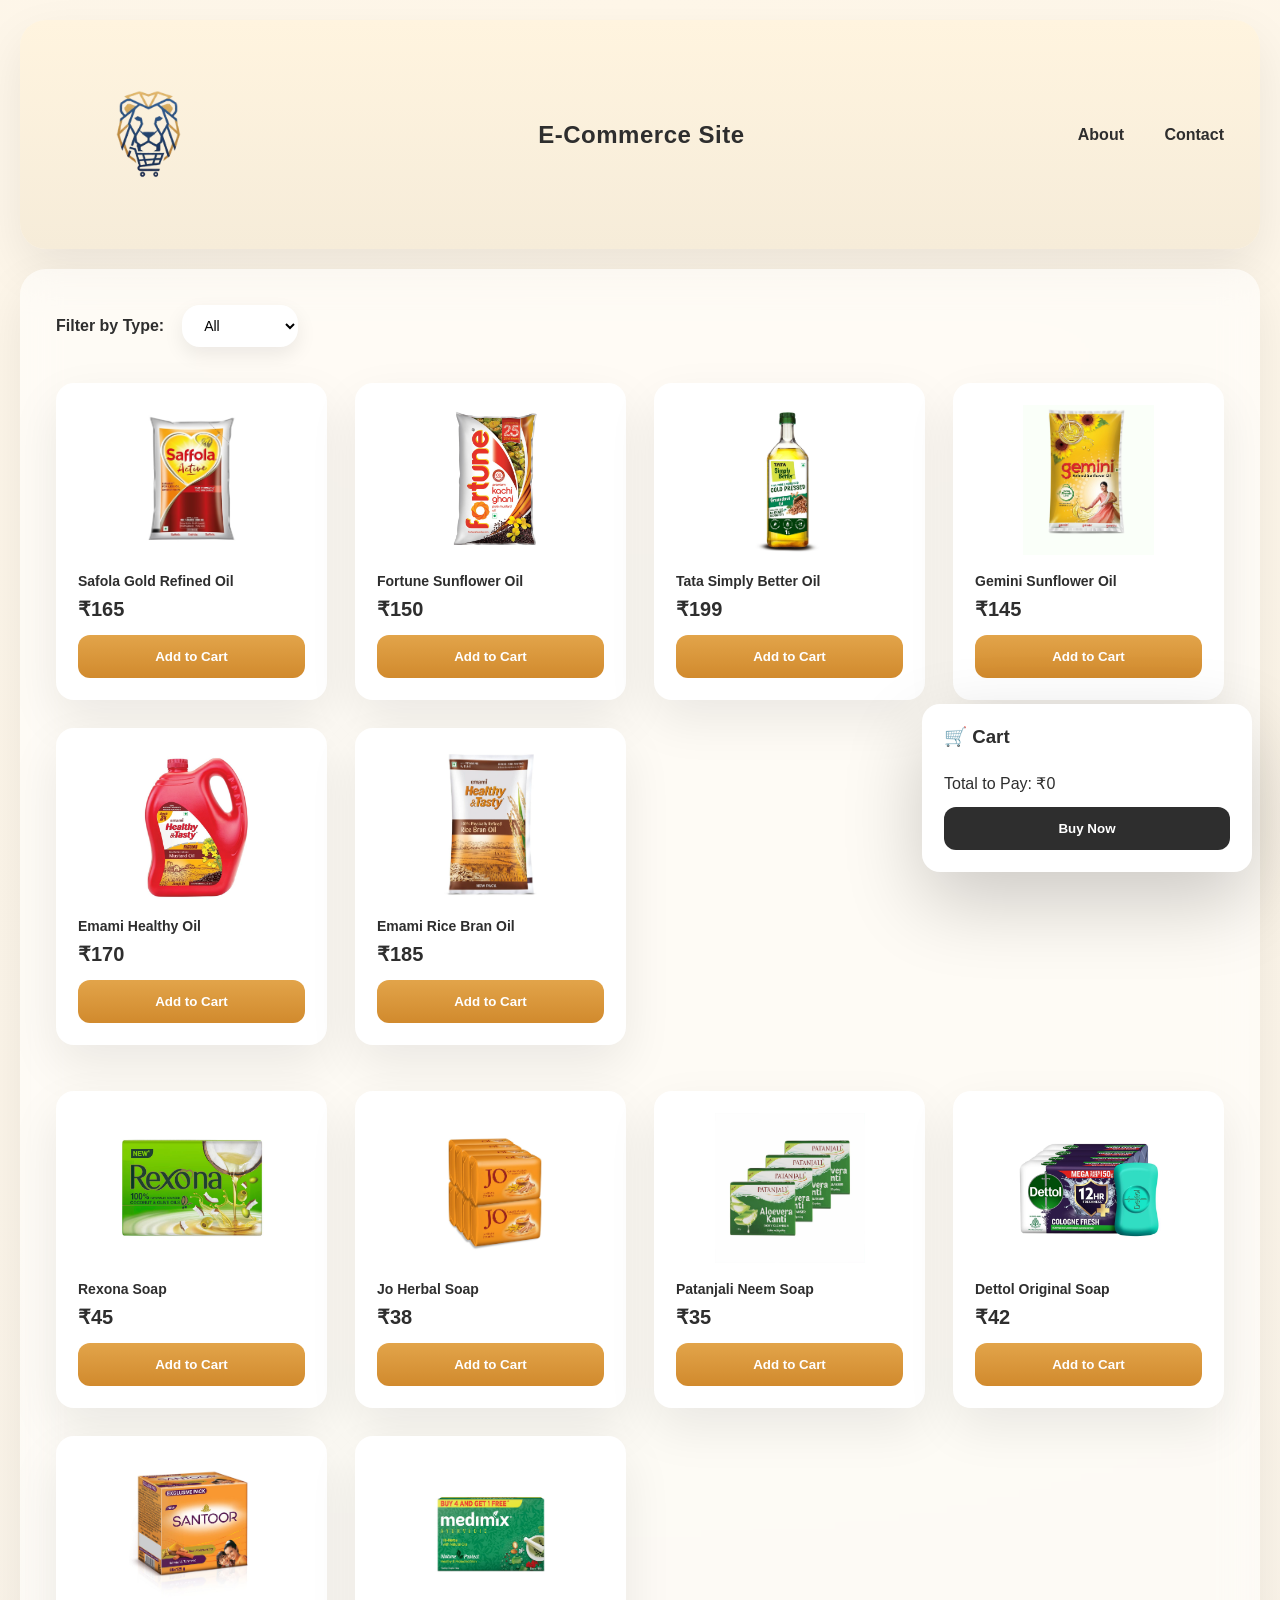
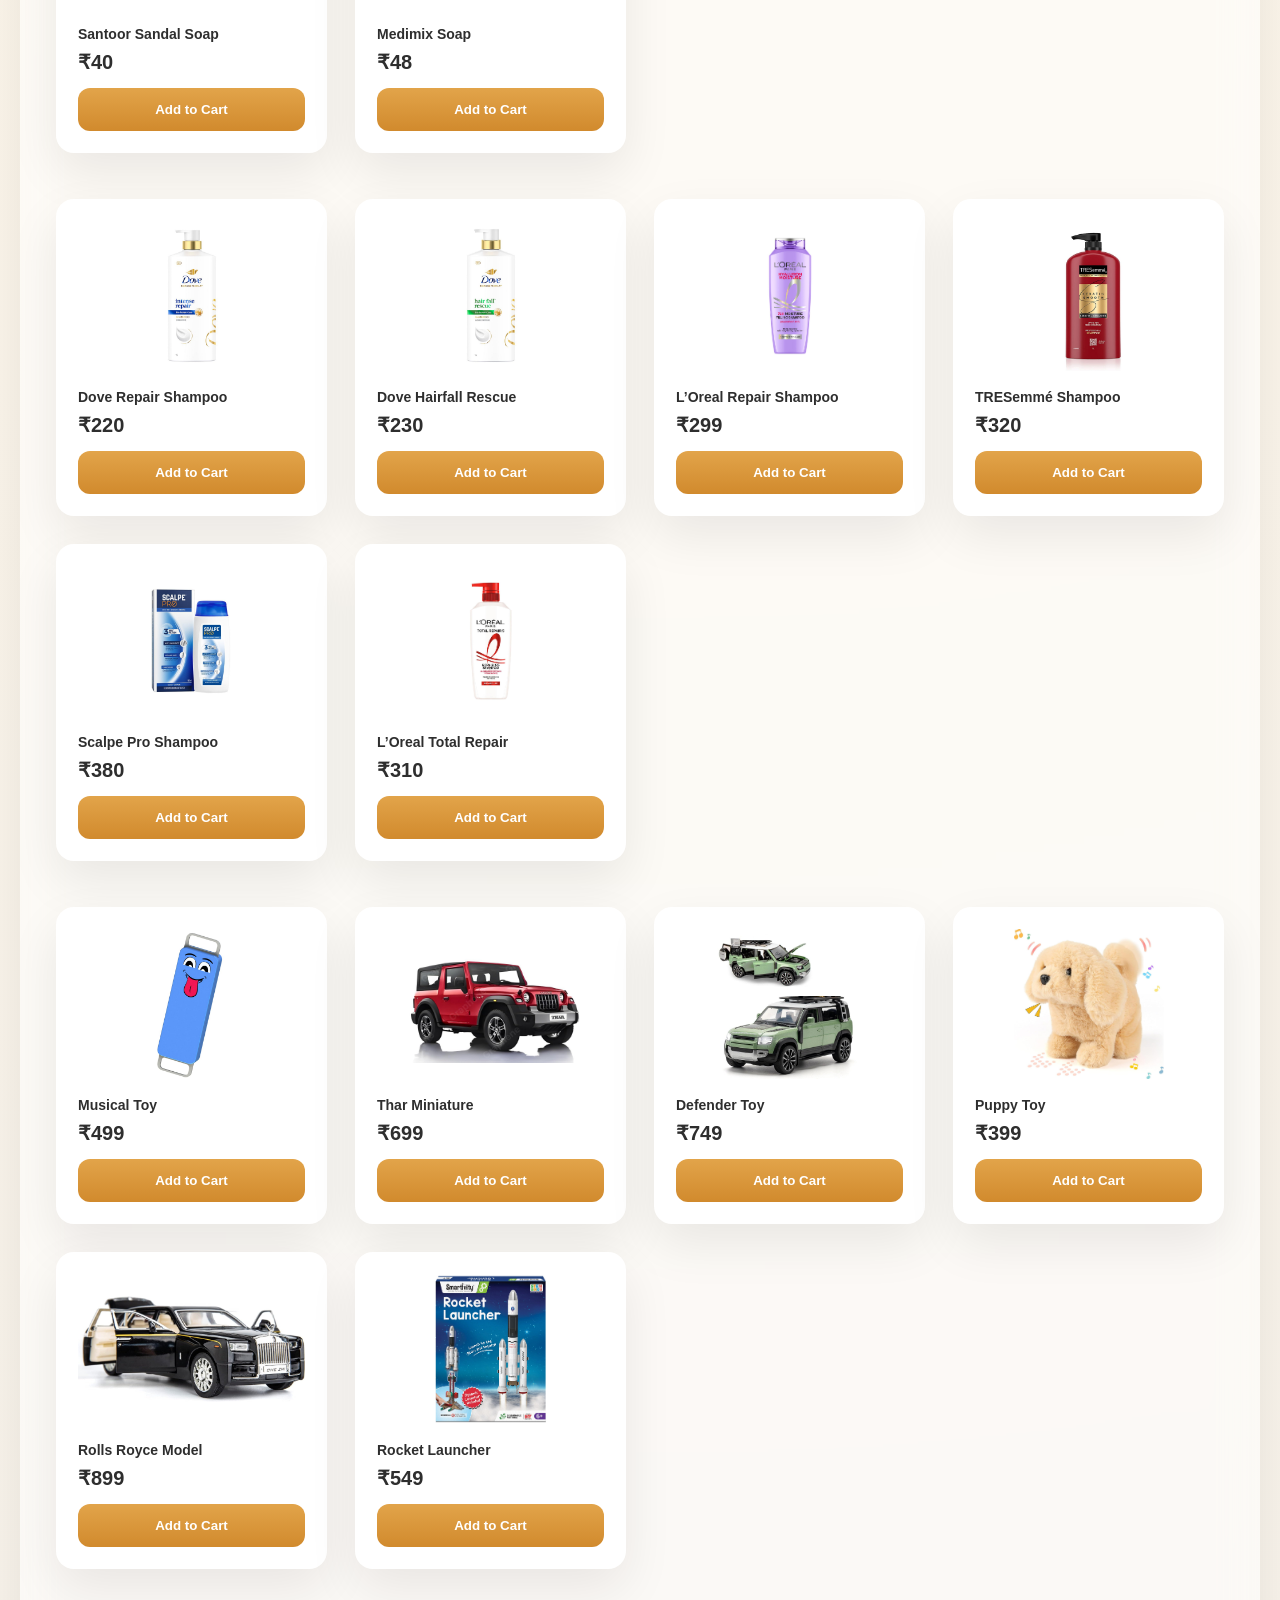
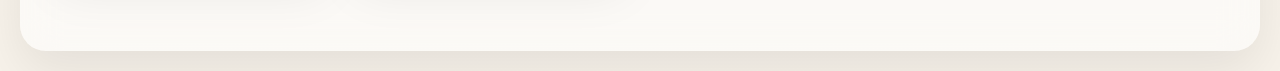
<file: index.html>
<!DOCTYPE html>
<html lang="en">
<head>
    <meta charset="UTF-8">
    <title>E-Commerce Site</title>
    <meta name="viewport" content="width=device-width, initial-scale=1.0">
    <link rel="stylesheet" href="style.css">
</head>

<body>

<header>
    <div id="layout">
        <img id="logo" src="images/Gemini_Generated_Image_6a1u6w6a1u6w6a1u-removebg-preview.png">
        <h2 id="EC">E-Commerce Site</h2>
        <nav>
            <a href="About.html">About</a>
            <a href="contact.html">Contact</a>
        </nav>
    </div>
</header>

<main>

    <!-- FILTER -->
    <section class="filter">
        <label>Filter by Type:</label>
        <select id="filterSelect">
            <option value="all">All</option>
            <option value="Oil">Oil</option>
            <option value="Soap">Soap</option>
            <option value="Shampoo">Shampoo</option>
            <option value="Toys">Toys</option>
        </select>
    </section>

    <!-- PRODUCTS -->
    <section class="Cards">

        <!-- OIL -->
        <div class="category Oil">
            <div class="card">
                <img src="images/Items/oil/61dK3VocRLL._SX679_.jpg">
                <p>Safola Gold Refined Oil</p>
                <span class="price">₹165</span>
                <button onclick="addToCart('Safola Gold Refined Oil',165)">Add to Cart</button>
            </div>

            <div class="card">
                <img src="images/Items/oil/61qsW9+zfaL._SL1100_.jpg">
                <p>Fortune Sunflower Oil</p>
                <span class="price">₹150</span>
                <button onclick="addToCart('Fortune Sunflower Oil',150)">Add to Cart</button>
            </div>

            <div class="card">
                <img src="images/Items/oil/61rcMYf0tpL._SL1500_.jpg">
                <p>Tata Simply Better Oil</p>
                <span class="price">₹199</span>
                <button onclick="addToCart('Tata Simply Better Oil',199)">Add to Cart</button>
            </div>

            <div class="card">
                <img src="images/Items/oil/81EhnYkQP0L._SL1500_.jpg">
                <p>Gemini Sunflower Oil</p>
                <span class="price">₹145</span>
                <button onclick="addToCart('Gemini Sunflower Oil',145)">Add to Cart</button>
            </div>

            <div class="card">
                <img src="images/Items/oil/617pegINIAL._SL1000_.jpg">
                <p>Emami Healthy Oil</p>
                <span class="price">₹170</span>
                <button onclick="addToCart('Emami Healthy Oil',170)">Add to Cart</button>
            </div>

            <div class="card">
                <img src="images/Items/oil/711bMUEX1NL._SL1500_.jpg">
                <p>Emami Rice Bran Oil</p>
                <span class="price">₹185</span>
                <button onclick="addToCart('Emami Rice Bran Oil',185)">Add to Cart</button>
            </div>
        </div>

        <!-- SOAP -->
        <div class="category Soap">
            <div class="card">
                <img src="images/Items/Soap/61+-miwwAqL._SL1000_.jpg">
                <p>Rexona Soap</p>
                <span class="price">₹45</span>
                <button onclick="addToCart('Rexona Soap',45)">Add to Cart</button>
            </div>

            <div class="card">
                <img src="images/Items/Soap/61+da5Ch45L._SL1500_.jpg">
                <p>Jo Herbal Soap</p>
                <span class="price">₹38</span>
                <button onclick="addToCart('Jo Herbal Soap',38)">Add to Cart</button>
            </div>

            <div class="card">
                <img src="images/Items/Soap/61APCxV6GRL._SL1500_.jpg">
                <p>Patanjali Neem Soap</p>
                <span class="price">₹35</span>
                <button onclick="addToCart('Patanjali Neem Soap',35)">Add to Cart</button>
            </div>

            <div class="card">
                <img src="images/Items/Soap/61zl0hhQrdL._SL1000_.jpg">
                <p>Dettol Original Soap</p>
                <span class="price">₹42</span>
                <button onclick="addToCart('Dettol Original Soap',42)">Add to Cart</button>
            </div>

            <div class="card">
                <img src="images/Items/Soap/71glBfplo9L._SL1500_.jpg">
                <p>Santoor Sandal Soap</p>
                <span class="price">₹40</span>
                <button onclick="addToCart('Santoor Sandal Soap',40)">Add to Cart</button>
            </div>

            <div class="card">
                <img src="images/Items/Soap/71mSTJwI46L._SL1500_.jpg">
                <p>Medimix Soap</p>
                <span class="price">₹48</span>
                <button onclick="addToCart('Medimix Soap',48)">Add to Cart</button>
            </div>
        </div>

        <!-- SHAMPOO -->
        <div class="category Shampoo">
            <div class="card">
                <img src="images/Items/Shampoo/41AG1Yii4eL._SL1000_.jpg">
                <p>Dove Repair Shampoo</p>
                <span class="price">₹220</span>
                <button onclick="addToCart('Dove Repair Shampoo',220)">Add to Cart</button>
            </div>

            <div class="card">
                <img src="images/Items/Shampoo/41R69jyJqsL._SL1000_.jpg">
                <p>Dove Hairfall Rescue</p>
                <span class="price">₹230</span>
                <button onclick="addToCart('Dove Hairfall Rescue',230)">Add to Cart</button>
            </div>

            <div class="card">
                <img src="images/Items/Shampoo/51pruNF+rXL._SL1500_.jpg">
                <p>L’Oreal Repair Shampoo</p>
                <span class="price">₹299</span>
                <button onclick="addToCart('L’Oreal Repair Shampoo',299)">Add to Cart</button>
            </div>

            <div class="card">
                <img src="images/Items/Shampoo/51RnEZJ82WL._SL1000_.jpg">
                <p>TRESemmé Shampoo</p>
                <span class="price">₹320</span>
                <button onclick="addToCart('TRESemmé Shampoo',320)">Add to Cart</button>
            </div>

            <div class="card">
                <img src="images/Items/Shampoo/51vI5+Mb86L._SL1080_.jpg">
                <p>Scalpe Pro Shampoo</p>
                <span class="price">₹380</span>
                <button onclick="addToCart('Scalpe Pro Shampoo',380)">Add to Cart</button>
            </div>

            <div class="card">
                <img src="images/Items/Shampoo/5152pBdloeL._SL1500_.jpg">
                <p>L’Oreal Total Repair</p>
                <span class="price">₹310</span>
                <button onclick="addToCart('L’Oreal Total Repair',310)">Add to Cart</button>
            </div>
        </div>

        <!-- TOYS -->
        <div class="category Toys">
            <div class="card">
                <img src="images/Items/toys/41DQt-UKbvL._SL1080_.jpg">
                <p>Musical Toy</p>
                <span class="price">₹499</span>
                <button onclick="addToCart('Musical Toy',499)">Add to Cart</button>
            </div>

            <div class="card">
                <img src="images/Items/toys/51pGit1uTFL._SL1280_.jpg">
                <p>Thar Miniature</p>
                <span class="price">₹699</span>
                <button onclick="addToCart('Thar Miniature',699)">Add to Cart</button>
            </div>

            <div class="card">
                <img src="images/Items/toys/61cEEA74c0L._SL1000_.jpg">
                <p>Defender Toy</p>
                <span class="price">₹749</span>
                <button onclick="addToCart('Defender Toy',749)">Add to Cart</button>
            </div>

            <div class="card">
                <img src="images/Items/toys/61jTkdQO2KL._SL1500_.jpg">
                <p>Puppy Toy</p>
                <span class="price">₹399</span>
                <button onclick="addToCart('Puppy Toy',399)">Add to Cart</button>
            </div>

            <div class="card">
                <img src="images/Items/toys/61SVuZ86U4L._SL1419_.jpg">
                <p>Rolls Royce Model</p>
                <span class="price">₹899</span>
                <button onclick="addToCart('Rolls Royce Model',899)">Add to Cart</button>
            </div>

            <div class="card">
                <img src="images/Items/toys/71G-E8cg47L._SL1500_.jpg">
                <p>Rocket Launcher</p>
                <span class="price">₹549</span>
                <button onclick="addToCart('Rocket Launcher',549)">Add to Cart</button>
            </div>
        </div>

    </section>
</main>

<!-- CART -->
<div id="cartBox">
    <h3>🛒 Cart</h3>
    <ul id="cart-items"></ul>
    <p>Total to Pay: ₹<span id="cart-total">0</span></p>
    <button class="buy" onclick="buyNow()">Buy Now</button>
</div>

<script src="script.js"></script>
</body>
</html>
</file>
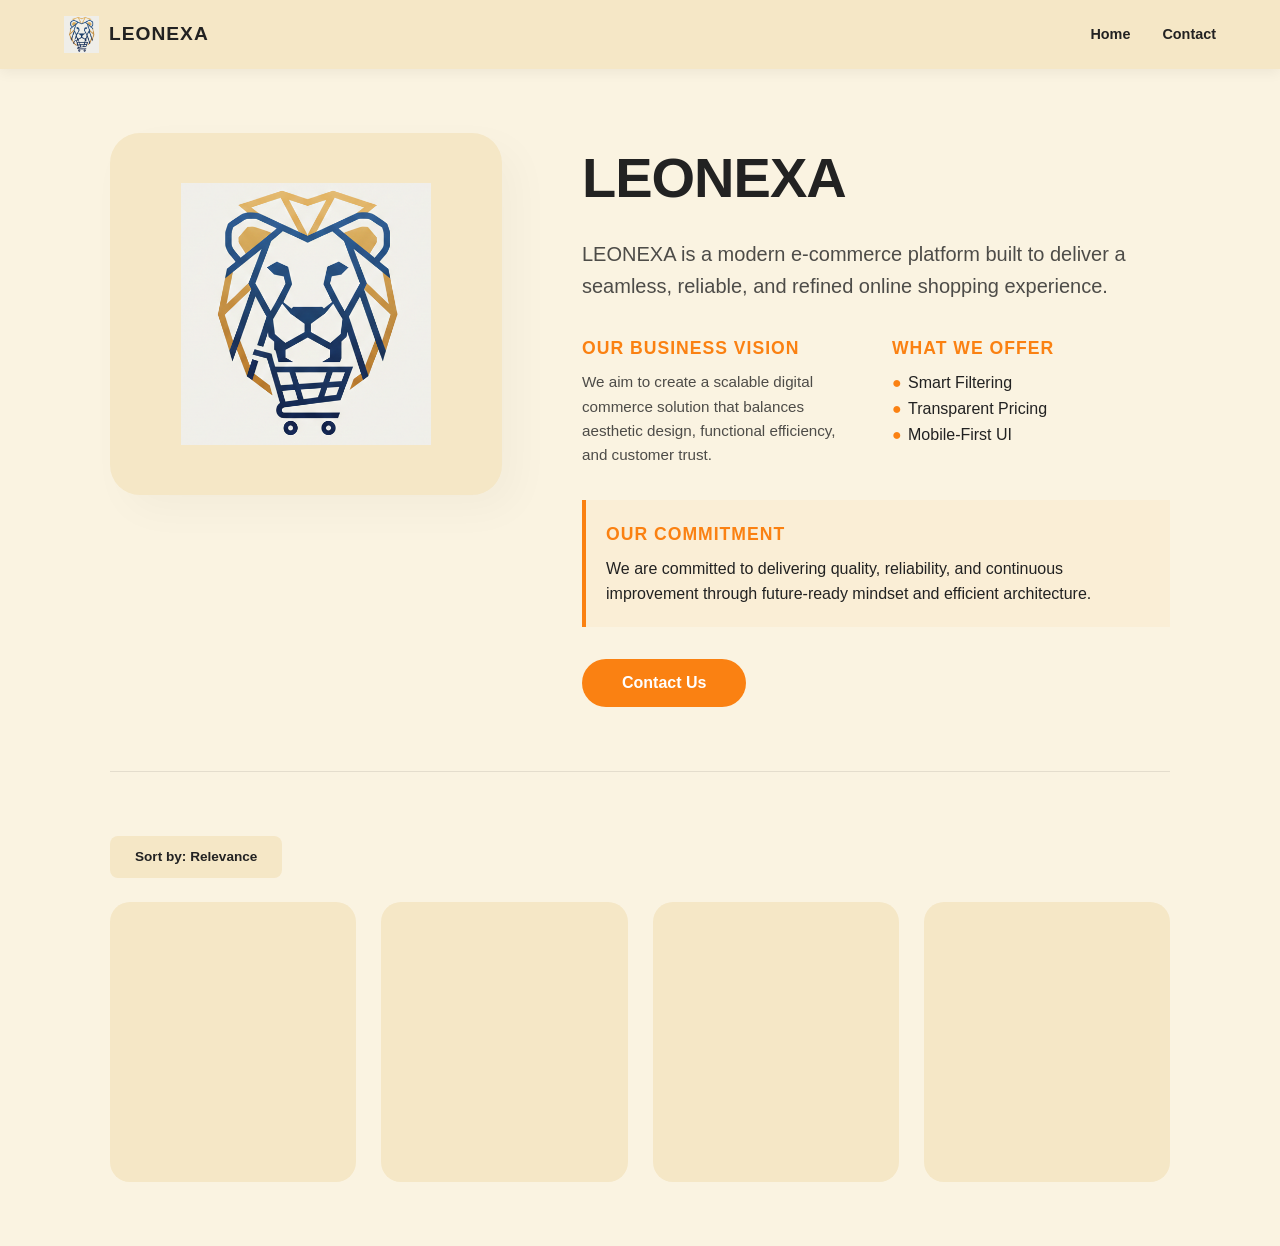
<file: About.html>
<!DOCTYPE html>
<html lang="en">
<head>
    <meta charset="UTF-8">
    <meta name="viewport" content="width=device-width, initial-scale=1.0">
    <title>About LEONEXA</title>
    <link rel="stylesheet" href="about.css">
</head>
<body>

    <nav class="navbar">
        <div class="nav-container">
            <div class="logo-group">
                <img src="images/Gemini_Generated_Image_nsuj0lnsuj0lnsuj(1).png" alt="Leonexa Logo" class="nav-logo">
                <span class="brand-name">LEONEXA</span>
            </div>
            <div class="nav-links">
                <a href="index.html">Home</a>
                <a href="#">Contact</a>            
            
            </div>
        </div>
    </nav>

    <main class="content-wrapper">
        <section class="hero-grid">
            <div class="logo-showcase">
                <div class="logo-card">
                    <img src="images/Gemini_Generated_Image_nsuj0lnsuj0lnsuj(1).png" alt="Leonexa Brand Logo" class="main-logo">
                </div>
            </div>

            <div class="text-content">
                <h1>LEONEXA</h1>
                <p class="lead">LEONEXA is a modern e-commerce platform built to deliver a seamless, reliable, and refined online shopping experience.</p>
                
                <div class="info-grid">
                    <div class="info-item">
                        <h3>Our Business Vision</h3>
                        <p>We aim to create a scalable digital commerce solution that balances aesthetic design, functional efficiency, and customer trust.</p>
                    </div>
                    <div class="info-item">
                        <h3>What We Offer</h3>
                        <ul>
                            <li>Smart Filtering</li>
                            <li>Transparent Pricing</li>
                            <li>Mobile-First UI</li>
                        </ul>
                    </div>
                </div>

                <div class="commitment-box">
                    <h3>Our Commitment</h3>
                    <p>We are committed to delivering quality, reliability, and continuous improvement through future-ready mindset and efficient architecture.</p>
                </div>

                <button class="cta-primary">Contact Us</button>
            </div>
        </section>

        <hr class="separator">

        <section class="shop-preview">
            <div class="filter-bar">
                <div class="dropdown">Sort by: Relevance</div>
            </div>
            <div class="product-grid">
                <div class="product-card"></div>
                <div class="product-card"></div>
                <div class="product-card"></div>
                <div class="product-card"></div>
            </div>
        </section>
    </main>

</body>
</html>
</file>
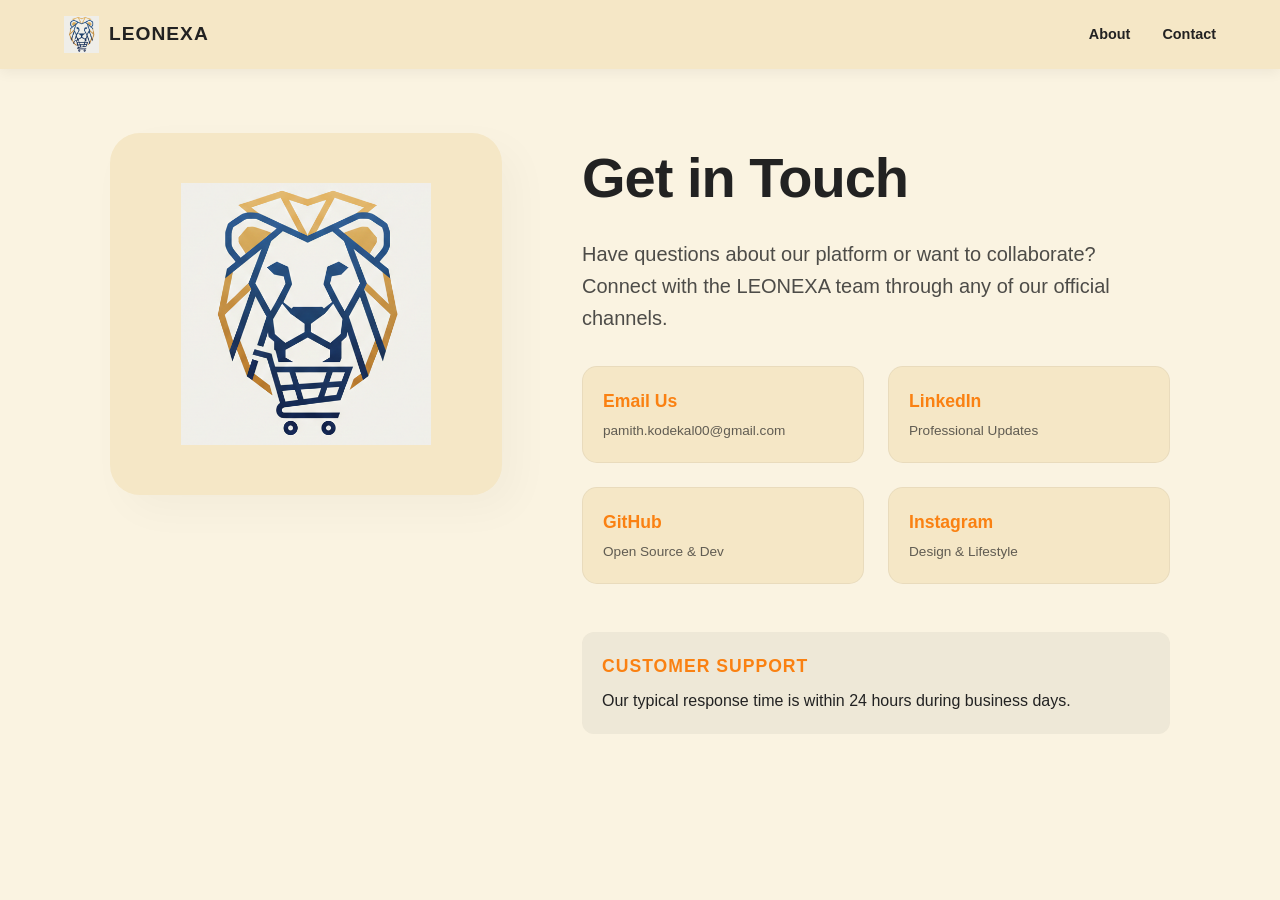
<file: contact.html>
<!DOCTYPE html>
<html lang="en">
<head>
    <meta charset="UTF-8">
    <meta name="viewport" content="width=device-width, initial-scale=1.0">
    <title>Contact LEONEXA</title>
    <link rel="stylesheet" href="about.css">
    <link rel="stylesheet" href="contact.css">
</head>
<body>

    <nav class="navbar">
        <div class="nav-container">
            <div class="logo-group">
                <img src="images/Gemini_Generated_Image_nsuj0lnsuj0lnsuj(1).png" alt="Leonexa Logo" class="nav-logo">
                <span class="brand-name">LEONEXA</span>
            </div>
            <div class="nav-links">
                <a href="about.html">About</a>
                <a href="contact.html">Contact</a>
            </div>
        </div>
    </nav>

    <main class="content-wrapper">
        <section class="hero-grid">
            <div class="logo-showcase">
                <div class="logo-card">
                    <img src="images/Gemini_Generated_Image_nsuj0lnsuj0lnsuj(1).png" alt="Leonexa Brand Logo" class="main-logo">
                </div>
            </div>

            <div class="text-content">
                <h1>Get in Touch</h1>
                <p class="lead">Have questions about our platform or want to collaborate? Connect with the LEONEXA team through any of our official channels.</p>
                
                <div class="contact-methods">
                    <a href="pamith.kodekal00@gmail.com" class="contact-link mail">
                        <strong>Email Us</strong>
                        <span>pamith.kodekal00@gmail.com</span>
                    </a>

                    <a href="https://www.linkedin.com/in/pamith-kodekal-243431354/" target="_blank" class="contact-link linkedin">
                        <strong>LinkedIn</strong>
                        <span>Professional Updates</span>
                    </a>

                    <a href="https://github.com/pamithkodekal" target="_blank" class="contact-link github">
                        <strong>GitHub</strong>
                        <span>Open Source & Dev</span>
                    </a>

                    <a href="https://www.instagram.com/coder_nd_explorer?igsh=c2hxMDZ2OHZxb2do" target="_blank" class="contact-link instagram">
                        <strong>Instagram</strong>
                        <span>Design & Lifestyle</span>
                    </a>
                </div>

                <div class="support-note">
                    <h3>Customer Support</h3>
                    <p>Our typical response time is within 24 hours during business days.</p>
                </div>
            </div>
        </section>
    </main>

</body>
</html>
</file>
<file: style.css>
/* ================= RESET ================= */
* {
    margin: 0;
    padding: 0;
    box-sizing: border-box;
}

/* ================= ROOT ================= */
:root {
    --bg-main: #f7f2ea;
    --bg-card: #ffffff;
    --accent: #d18a2d;
    --accent-light: #f1c27a;
    --text-dark: #2e2e2e;
    --text-muted: #8a8a8a;
    --shadow-soft: 0 20px 50px rgba(0,0,0,0.08);
    --radius-lg: 26px;
    --radius-md: 18px;
    --radius-sm: 12px;
}

/* ================= BODY ================= */
body {
    font-family: "Inter", Arial, sans-serif;
    background: radial-gradient(circle at top, #fff7e9, var(--bg-main));
    color: var(--text-dark);
    min-height: 100vh;
}

/* ================= HEADER ================= */
header {
    margin: 20px;
    background: linear-gradient(180deg, #fff4df, #f6ecd9);
    border-radius: var(--radius-lg);
    box-shadow: var(--shadow-soft);
}

#layout {
    display: flex;
    align-items: center;
    justify-content: space-between;
    padding: 22px 36px;
}

#logo {
    height: 185px;
}

header h2 {
    font-weight: 700;
    letter-spacing: 0.5px;
}

nav a {
    margin-left: 36px;
    text-decoration: none;
    font-weight: 600;
    color: var(--text-dark);
    position: relative;
}

nav a::after {
    content: "";
    position: absolute;
    left: 0;
    bottom: -10px;
    width: 0%;
    height: 3px;
    background: var(--accent);
    transition: 0.3s;
}

nav a:hover::after {
    width: 100%;
}

/* ================= MAIN ================= */
main {
    margin: 20px;
    padding: 36px;
    background: rgba(255,255,255,0.55);
    backdrop-filter: blur(18px);
    border-radius: var(--radius-lg);
    box-shadow: var(--shadow-soft);
}

/* ================= FILTER ================= */
.filter {
    display: flex;
    align-items: center;
    gap: 18px;
    margin-bottom: 36px;
    font-weight: 600;
}

.filter select {
    padding: 12px 18px;
    border-radius: var(--radius-md);
    border: none;
    background: white;
    box-shadow: 0 8px 20px rgba(0,0,0,0.08);
    font-size: 14px;
    cursor: pointer;
}

/* ================= PRODUCT GRID ================= */
.category {
    display: grid;
    grid-template-columns: repeat(auto-fill, minmax(240px, 1fr));
    gap: 28px;
    margin-bottom: 46px;
    transition: all 0.35s ease;
}

/* ================= CARD ================= */
.card {
    background: var(--bg-card);
    border-radius: var(--radius-md);
    padding: 22px;
    box-shadow: var(--shadow-soft);
    display: flex;
    flex-direction: column;
    transition: 0.35s ease;
}

.card:hover {
    transform: translateY(-6px);
    box-shadow: 0 30px 70px rgba(0,0,0,0.12);
}

/* ================= IMAGE ================= */
.card img {
    height: 150px;
    object-fit: contain;
    margin-bottom: 18px;
    border-radius: var(--radius-sm);
}

/* ================= TEXT ================= */
.card p {
    font-weight: 600;
    font-size: 14px;
    margin-bottom: 8px;
}

.price {
    font-weight: 800;
    font-size: 20px;
    margin-bottom: 14px;
}

/* ================= BUTTON ================= */
.card button {
    margin-top: auto;
    padding: 14px;
    border-radius: var(--radius-sm);
    border: none;
    background: linear-gradient(180deg, #e2a44a, var(--accent));
    color: white;
    font-weight: 700;
    cursor: pointer;
    transition: 0.3s;
}

.card button:hover {
    opacity: 0.9;
    transform: translateY(-2px);
}

/* ================= CART PANEL ================= */
#cartBox {
    position: fixed;
    right: 28px;
    bottom: 28px;
    width: 330px;
    background: white;
    border-radius: var(--radius-md);
    box-shadow: 0 30px 80px rgba(0,0,0,0.2);
    padding: 22px;
}

#cartBox h3 {
    margin-bottom: 12px;
}

#cart-items {
    list-style: none;
    max-height: 180px;
    overflow-y: auto;
    margin-bottom: 14px;
}

#cart-items li {
    display: flex;
    justify-content: space-between;
    font-size: 14px;
    margin-bottom: 6px;
}

#cart-items button {
    background: none;
    border: none;
    color: var(--accent);
    cursor: pointer;
    font-weight: 700;
}

#cartBox .buy {
    width: 100%;
    margin-top: 14px;
    padding: 14px;
    border-radius: var(--radius-sm);
    border: none;
    background: #2e2e2e;
    color: white;
    font-weight: 800;
    cursor: pointer;
}
/* ================= MOBILE (≤ 768px) ================= */
@media (max-width: 768px) {

    /* ===== HEADER ===== */
    header {
        margin: 12px;
        border-radius: 22px;
    }

    #layout {
        flex-direction: column;
        gap: 14px;
        padding: 18px;
    }

    header h2 {
        font-size: 18px;
    }

    nav {
        display: flex;
        gap: 18px;
    }

    nav a {
        margin: 0;
        font-size: 14px;
    }

    /* ===== MAIN ===== */
    main {
        margin: 12px;
        padding: 20px;
        border-radius: 22px;
    }

    /* ===== FILTER ===== */
    .filter {
        flex-direction: column;
        align-items: flex-start;
        gap: 12px;
    }

    .filter select {
        width: 100%;
    }

    /* ===== GRID ===== */
    .category {
        grid-template-columns: repeat(2, 1fr);
        gap: 16px;
    }

    /* ===== CARD ===== */
    .card {
        padding: 16px;
        border-radius: 18px;
    }

    .card img {
        height: 120px;
    }

    .card p {
        font-size: 13px;
    }

    .card button {
        padding: 12px;
        font-size: 14px;
    }

    /* ===== CART ===== */
    #cartBox {
        width: calc(100% - 24px);
        right: 12px;
        bottom: 12px;
        border-radius: 20px;
    }
}

/* ================= SMALL MOBILE (≤ 480px) ================= */
@media (max-width: 480px) {

    /* ===== GRID ===== */
    .category {
        grid-template-columns: 1fr;
    }

    /* ===== HEADER ===== */
    #logo {
        height: 48px;
    }

    header h2 {
        font-size: 16px;
    }

    nav a {
        font-size: 13px;
    }

    /* ===== CARD ===== */
    .card img {
        height: 140px;
    }

    .card p {
        font-size: 14px;
    }

    .card button {
        font-size: 15px;
        padding: 14px;
    }

    /* ===== CART ===== */
    #cartBox {
        padding: 18px;
    }
}
</file>
<file: about.css>
/* ===== THEME VARIABLES ===== */
:root {
    --bg-main: rgb(250, 243, 225);      /* Light Cream */
    --bg-card: rgb(245, 231, 198);      /* Sandy Tan */
    --primary: rgb(250, 129, 18);       /* Bright Orange */
    --text-dark: rgb(34, 34, 34);       /* Deep Grey/Black */
    --text-soft: rgba(34, 34, 34, 0.8);
}

/* ===== RESET ===== */
* {
    margin: 0;
    padding: 0;
    box-sizing: border-box;
    font-family: 'Segoe UI', Roboto, Helvetica, Arial, sans-serif;
}

body {
    background-color: var(--bg-main);
    color: var(--text-dark);
    line-height: 1.6;
}

/* ===== NAVIGATION ===== */
.navbar {
    background-color: var(--bg-card);
    padding: 1rem 5%;
    position: sticky;
    top: 0;
    z-index: 1000;
    box-shadow: 0 4px 12px rgba(0,0,0,0.05);
}

.nav-container {
    max-width: 1200px;
    margin: 0 auto;
    display: flex;
    justify-content: space-between;
    align-items: center;
}

.logo-group {
    display: flex;
    align-items: center;
    gap: 10px;
}

.nav-logo {
    width: 35px;
    height: auto;
}

.brand-name {
    font-weight: 800;
    font-size: 1.2rem;
    letter-spacing: 1px;
}

.nav-links {
    display: flex;
    gap: 2rem;
    align-items: center;
}

.nav-links a {
    text-decoration: none;
    color: var(--text-dark);
    font-weight: 600;
    font-size: 0.9rem;
}

.cart-btn {
    background: var(--text-dark);
    color: white;
    border: none;
    padding: 8px 18px;
    border-radius: 5px;
    cursor: pointer;
}

/* ===== LAYOUT & HERO ===== */
.content-wrapper {
    max-width: 1100px;
    margin: 4rem auto;
    padding: 0 20px;
}

.hero-grid {
    display: grid;
    grid-template-columns: 1fr 1.5fr;
    gap: 5rem;
    align-items: flex-start;
}

.logo-card {
    background-color: var(--bg-card);
    border-radius: 30px;
    padding: 50px;
    display: flex;
    justify-content: center;
    box-shadow: 15px 15px 40px rgba(0,0,0,0.03);
}

.main-logo {
    width: 100%;
    max-width: 250px;
    height: auto;
}

/* ===== TEXT CONTENT ===== */
h1 {
    font-size: 3.5rem;
    margin-bottom: 1rem;
    letter-spacing: -1px;
}

.lead {
    font-size: 1.25rem;
    font-weight: 500;
    color: var(--text-soft);
    margin-bottom: 2rem;
}

.info-grid {
    display: grid;
    grid-template-columns: 1fr 1fr;
    gap: 2rem;
    margin-bottom: 2rem;
}

h3 {
    color: var(--primary);
    font-size: 1.1rem;
    margin-bottom: 0.5rem;
    text-transform: uppercase;
    letter-spacing: 1px;
}

.info-item p {
    font-size: 0.95rem;
    color: var(--text-soft);
}

ul {
    list-style: none;
}

ul li::before {
    content: "●";
    color: var(--primary);
    display: inline-block; 
    width: 1em;
    margin-left: 0;
}

.commitment-box {
    background: rgba(250, 129, 18, 0.05);
    padding: 20px;
    border-left: 4px solid var(--primary);
    margin-bottom: 2rem;
}

.cta-primary {
    background-color: var(--primary);
    color: white;
    border: none;
    padding: 15px 40px;
    border-radius: 50px;
    font-weight: 700;
    font-size: 1rem;
    cursor: pointer;
    transition: 0.3s ease;
}

.cta-primary:hover {
    background-color: var(--text-dark);
    transform: translateY(-3px);
}

/* ===== SHOP PREVIEW ===== */
.separator {
    margin: 4rem 0;
    border: none;
    height: 1px;
    background: rgba(34,34,34,0.1);
}

.filter-bar {
    margin-bottom: 1.5rem;
}

.dropdown {
    background: var(--bg-card);
    padding: 10px 25px;
    border-radius: 8px;
    display: inline-block;
    font-weight: 600;
    font-size: 0.85rem;
}

.product-grid {
    display: grid;
    grid-template-columns: repeat(auto-fill, minmax(220px, 1fr));
    gap: 25px;
}

.product-card {
    height: 280px;
    background: var(--bg-card);
    border-radius: 20px;
    transition: 0.3s;
}

.product-card:hover {
    transform: scale(1.02);
}

/* ===== RESPONSIVE ===== */
@media (max-width: 850px) {
    .hero-grid {
        grid-template-columns: 1fr;
    }
    .logo-card {
        padding: 30px;
    }
}
</file>
<file: contact.css>
/* ===== CONTACT SPECIFIC STYLES ===== */

.contact-methods {
    display: grid;
    grid-template-columns: 1fr 1fr;
    gap: 1.5rem;
    margin-bottom: 3rem;
}

.contact-link {
    background-color: var(--bg-card);
    padding: 20px;
    border-radius: 15px;
    text-decoration: none;
    color: var(--text-dark);
    display: flex;
    flex-direction: column;
    transition: all 0.3s ease;
    border: 1px solid rgba(0,0,0,0.05);
}

.contact-link strong {
    color: var(--primary);
    font-size: 1.1rem;
    margin-bottom: 5px;
}

.contact-link span {
    font-size: 0.85rem;
    opacity: 0.7;
}

.contact-link:hover {
    transform: translateY(-5px);
    box-shadow: 0 10px 20px rgba(250, 129, 18, 0.15);
    border-color: var(--primary);
}

.support-note {
    background: rgba(34, 34, 34, 0.05);
    padding: 20px;
    border-radius: 12px;
}

/* Responsive adjustment for small screens */
@media (max-width: 600px) {
    .contact-methods {
        grid-template-columns: 1fr;
    }
}
</file>
